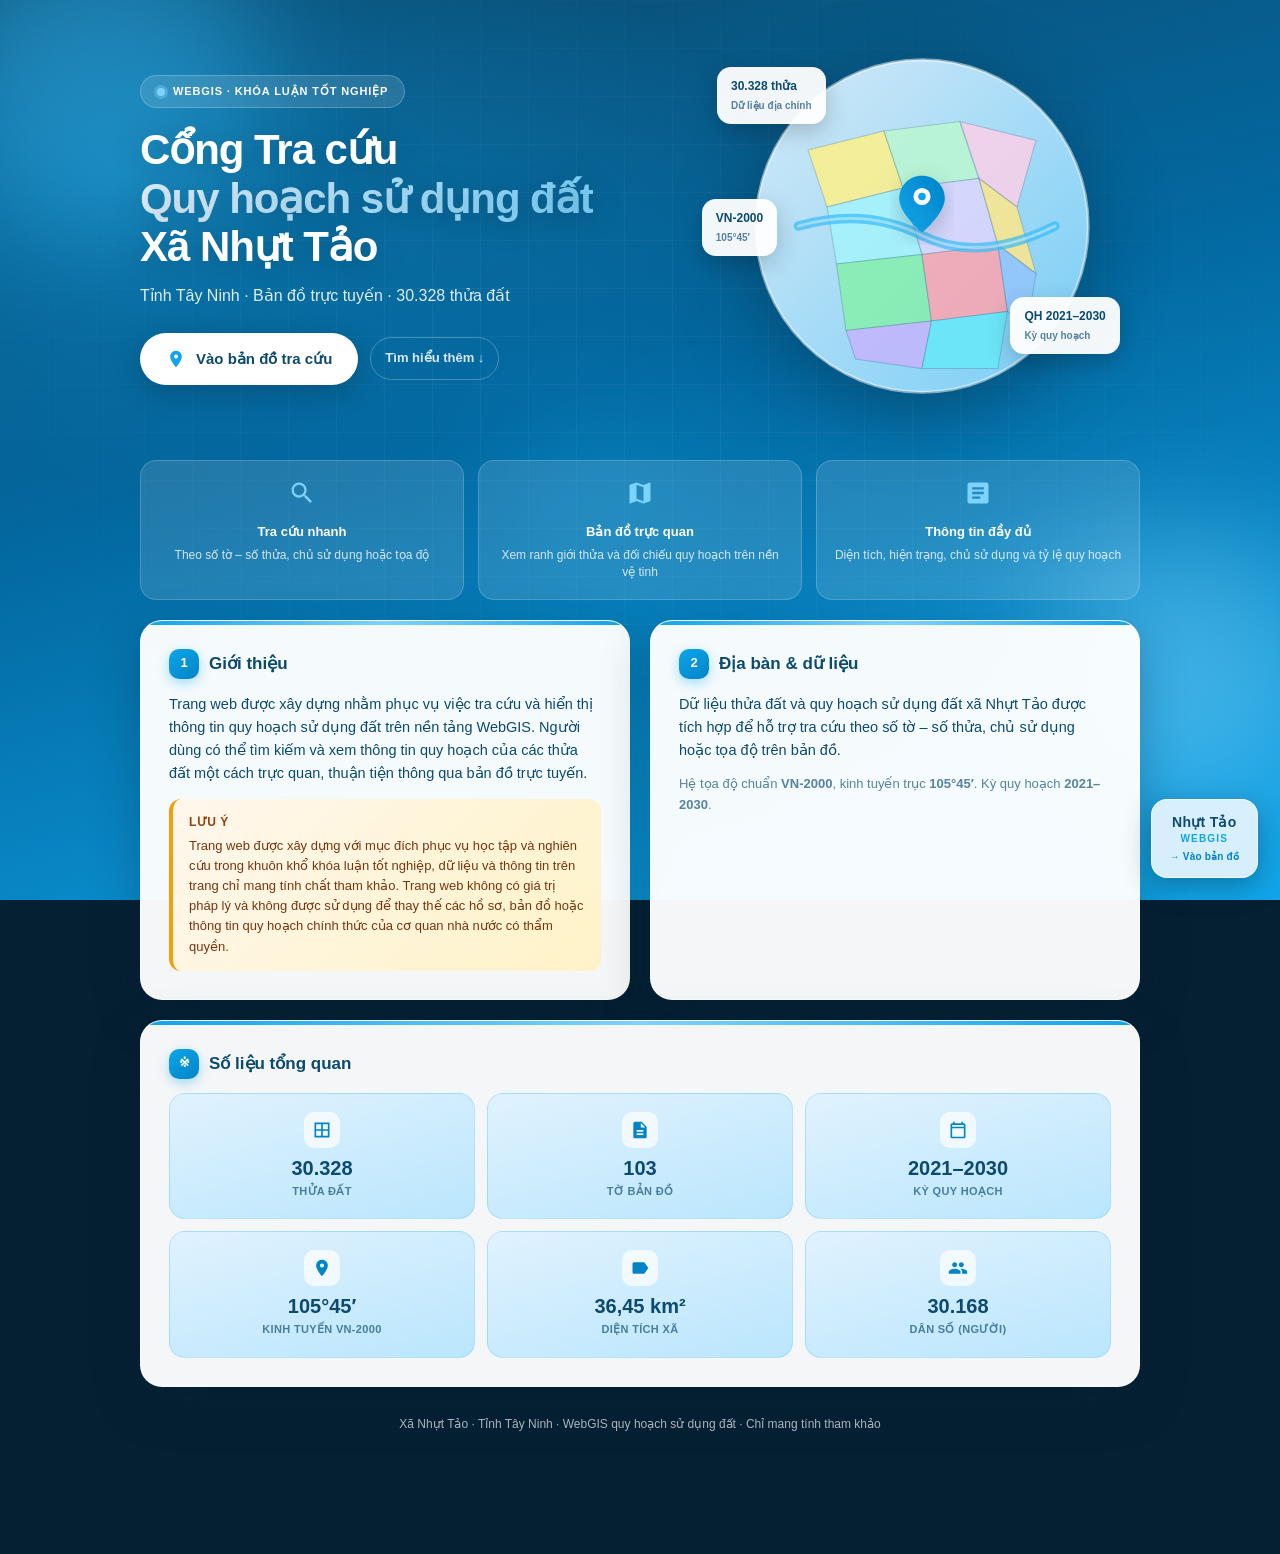
<file: webgis_nhut_tao/index.html>
<!DOCTYPE html>
<html lang="vi">
<head>
  <meta charset="UTF-8">
  <meta name="viewport" content="width=device-width, initial-scale=1">
  <meta name="description" content="WebGIS tra cứu quy hoạch sử dụng đất Xã Nhựt Tảo, Tỉnh Tây Ninh">
  <meta http-equiv="Content-Security-Policy" content="default-src 'self'; style-src 'self' 'unsafe-inline'; img-src 'self' data:; font-src 'self'; frame-ancestors 'none'; base-uri 'self'">
  <meta http-equiv="X-Content-Type-Options" content="nosniff">
  <title>WebGIS Xã Nhựt Tảo – Giới thiệu</title>
  <style>
    :root {
      --sky: #0ea5e9;
      --sky-dark: #0284c7;
      --sky-deep: #0c4a6e;
      --ink: #0c4a6e;
      --muted: rgba(12, 74, 110, 0.68);
      --font: Helvetica, Arial, sans-serif;
      --radius: 22px;
    }
    *, *::before, *::after { box-sizing: border-box; margin: 0; padding: 0; }
    html { scroll-behavior: smooth; }
    body {
      font-family: var(--font);
      color: var(--ink);
      min-height: 100vh;
      line-height: 1.6;
      -webkit-font-smoothing: antialiased;
      background: #062033;
      overflow-x: hidden;
    }
    .bg {
      position: fixed;
      inset: 0;
      z-index: 0;
      background:
        radial-gradient(ellipse 90% 60% at 10% 20%, rgba(14, 165, 233, 0.35) 0%, transparent 55%),
        radial-gradient(ellipse 70% 50% at 90% 80%, rgba(56, 189, 248, 0.2) 0%, transparent 50%),
        linear-gradient(165deg, #0c4a6e 0%, #0369a1 45%, #0ea5e9 100%);
    }
    .bg-grid {
      position: absolute;
      inset: 0;
      opacity: 0.08;
      background-image:
        linear-gradient(rgba(255,255,255,0.5) 1px, transparent 1px),
        linear-gradient(90deg, rgba(255,255,255,0.5) 1px, transparent 1px);
      background-size: 48px 48px;
      mask-image: radial-gradient(ellipse 80% 70% at 50% 40%, #000 20%, transparent 75%);
    }
    .bg-blobs { position: absolute; inset: 0; overflow: hidden; pointer-events: none; }
    .blob {
      position: absolute;
      border-radius: 50%;
      filter: blur(60px);
      opacity: 0.4;
      animation: float 18s ease-in-out infinite;
    }
    .blob-1 { width: 320px; height: 320px; background: #38bdf8; top: -80px; left: -60px; }
    .blob-2 { width: 280px; height: 280px; background: #7dd3fc; bottom: 10%; right: -40px; animation-delay: -6s; }
    .blob-3 { width: 180px; height: 180px; background: #0ea5e9; top: 45%; left: 40%; animation-delay: -12s; opacity: 0.25; }
    @keyframes float {
      0%, 100% { transform: translate(0, 0) scale(1); }
      50% { transform: translate(20px, -24px) scale(1.06); }
    }
    .page {
      position: relative;
      z-index: 1;
      max-width: 1040px;
      margin: 0 auto;
      padding: 36px 20px 120px;
    }
    .hero {
      display: grid;
      grid-template-columns: 1.1fr 0.9fr;
      gap: 32px;
      align-items: center;
      margin-bottom: 36px;
    }
    .hero-text { color: #fff; }
    .hero-badge {
      display: inline-flex;
      align-items: center;
      gap: 8px;
      background: rgba(255,255,255,0.12);
      backdrop-filter: blur(8px);
      border: 1px solid rgba(255,255,255,0.22);
      border-radius: 999px;
      padding: 7px 16px;
      font-size: 11px;
      font-weight: 700;
      letter-spacing: 0.08em;
      text-transform: uppercase;
      margin-bottom: 18px;
    }
    .hero-badge i {
      width: 8px; height: 8px;
      border-radius: 50%;
      background: #7dd3fc;
      box-shadow: 0 0 0 3px rgba(125,211,252,0.35);
      animation: pulse 2s ease-in-out infinite;
    }
    @keyframes pulse {
      0%, 100% { box-shadow: 0 0 0 3px rgba(125,211,252,0.35); }
      50% { box-shadow: 0 0 0 6px rgba(125,211,252,0.15); }
    }
    .hero h1 {
      font-size: clamp(28px, 4.5vw, 42px);
      font-weight: 800;
      line-height: 1.15;
      letter-spacing: -0.025em;
      margin-bottom: 12px;
      text-shadow: 0 4px 30px rgba(0,0,0,0.25);
    }
    .hero h1 em {
      font-style: normal;
      background: linear-gradient(90deg, #e0f2fe, #7dd3fc);
      -webkit-background-clip: text;
      background-clip: text;
      color: transparent;
    }
    .hero .sub {
      font-size: 16px;
      opacity: 0.88;
      font-weight: 500;
      margin-bottom: 24px;
    }
    .hero-actions {
      display: flex;
      flex-wrap: wrap;
      gap: 12px;
      align-items: center;
    }
    .cta {
      display: inline-flex;
      align-items: center;
      gap: 10px;
      background: #fff;
      color: var(--sky-deep);
      font-size: 15px;
      font-weight: 800;
      font-family: var(--font);
      padding: 14px 26px;
      border-radius: 999px;
      text-decoration: none;
      box-shadow: 0 8px 28px rgba(0,0,0,0.2);
      transition: transform 0.18s, box-shadow 0.18s;
    }
    .cta:hover {
      transform: translateY(-2px);
      box-shadow: 0 14px 36px rgba(0,0,0,0.28);
    }
    .cta svg { width: 20px; height: 20px; fill: var(--sky); }
    .cta-ghost {
      display: inline-flex;
      align-items: center;
      gap: 6px;
      color: rgba(255,255,255,0.85);
      font-size: 13px;
      font-weight: 600;
      text-decoration: none;
      padding: 10px 14px;
      border-radius: 999px;
      border: 1px solid rgba(255,255,255,0.25);
      transition: background 0.15s;
    }
    .cta-ghost:hover { background: rgba(255,255,255,0.1); }
    .hero-art {
      position: relative;
      display: flex;
      justify-content: center;
      align-items: center;
    }
    .art-frame {
      width: min(100%, 380px);
      aspect-ratio: 1;
      position: relative;
    }
    .art-frame svg {
      width: 100%;
      height: 100%;
      filter: drop-shadow(0 20px 40px rgba(0,0,0,0.3));
    }
    .art-float {
      position: absolute;
      background: rgba(255,255,255,0.95);
      border-radius: 14px;
      padding: 10px 14px;
      box-shadow: 0 8px 24px rgba(0,0,0,0.2);
      font-size: 12px;
      font-weight: 700;
      color: var(--sky-deep);
      animation: bob 4s ease-in-out infinite;
      white-space: nowrap;
    }
    .art-float small {
      display: block;
      font-size: 10px;
      font-weight: 600;
      color: var(--muted);
      margin-top: 2px;
    }
    .art-float.f1 { top: 8%; left: -4%; }
    .art-float.f2 { bottom: 18%; right: -2%; animation-delay: -1.5s; }
    .art-float.f3 { top: 42%; left: -8%; animation-delay: -3s; }
    @keyframes bob {
      0%, 100% { transform: translateY(0); }
      50% { transform: translateY(-8px); }
    }
    .cards {
      display: grid;
      grid-template-columns: 1fr 1fr;
      gap: 20px;
      margin-bottom: 28px;
    }
    .card {
      background: rgba(255,255,255,0.96);
      border-radius: var(--radius);
      box-shadow: 0 16px 48px rgba(6, 32, 51, 0.28);
      padding: 28px;
      border: 1px solid rgba(255,255,255,0.55);
      position: relative;
      overflow: hidden;
    }
    .card::before {
      content: "";
      position: absolute;
      top: 0; left: 0; right: 0;
      height: 4px;
      background: linear-gradient(90deg, var(--sky), #7dd3fc, var(--sky));
    }
    .card.wide { grid-column: 1 / -1; }
    .card h2 {
      font-size: 17px;
      font-weight: 800;
      color: var(--sky-deep);
      margin-bottom: 14px;
      display: flex;
      align-items: center;
      gap: 10px;
    }
    .card h2 .num {
      display: inline-flex;
      align-items: center;
      justify-content: center;
      width: 30px; height: 30px;
      border-radius: 10px;
      background: linear-gradient(145deg, var(--sky), var(--sky-dark));
      color: #fff;
      font-size: 13px;
      font-weight: 800;
      flex-shrink: 0;
      box-shadow: 0 4px 12px rgba(14, 165, 233, 0.35);
    }
    .card p {
      font-size: 14.5px;
      color: var(--ink);
      margin-bottom: 12px;
    }
    .card p:last-child { margin-bottom: 0; }
    .note {
      background: linear-gradient(135deg, #fff7ed, #fef3c7);
      border-left: 4px solid #f59e0b;
      border-radius: 12px;
      padding: 14px 16px;
      margin-top: 14px;
      font-size: 13px;
      color: #78350f;
      line-height: 1.55;
    }
    .note strong {
      display: block;
      margin-bottom: 4px;
      font-size: 12px;
      color: #92400e;
      text-transform: uppercase;
      letter-spacing: 0.04em;
    }
    .stats {
      display: grid;
      grid-template-columns: repeat(3, 1fr);
      gap: 12px;
      margin-top: 6px;
    }
    .stat {
      background: linear-gradient(165deg, #e0f2fe 0%, #bae6fd 100%);
      border-radius: 16px;
      padding: 18px 12px;
      text-align: center;
      border: 1px solid rgba(14, 165, 233, 0.18);
      transition: transform 0.15s;
    }
    .stat:hover { transform: translateY(-3px); }
    .stat .icon {
      width: 36px; height: 36px;
      margin: 0 auto 8px;
      border-radius: 10px;
      background: rgba(255,255,255,0.7);
      display: flex;
      align-items: center;
      justify-content: center;
    }
    .stat .icon svg { width: 20px; height: 20px; fill: var(--sky-dark); }
    .stat .val {
      font-size: 20px;
      font-weight: 800;
      color: var(--sky-deep);
      line-height: 1.2;
      margin-bottom: 3px;
    }
    .stat .lbl {
      font-size: 11px;
      font-weight: 600;
      color: var(--muted);
      text-transform: uppercase;
      letter-spacing: 0.03em;
    }
    .features {
      display: grid;
      grid-template-columns: repeat(3, 1fr);
      gap: 14px;
      margin-bottom: 20px;
    }
    .feat {
      background: rgba(255,255,255,0.12);
      backdrop-filter: blur(10px);
      border: 1px solid rgba(255,255,255,0.18);
      border-radius: 16px;
      padding: 18px 16px;
      color: #fff;
      text-align: center;
    }
    .feat svg {
      width: 28px; height: 28px;
      fill: #7dd3fc;
      margin-bottom: 8px;
    }
    .feat h3 { font-size: 13px; font-weight: 700; margin-bottom: 4px; }
    .feat p { font-size: 12px; opacity: 0.8; line-height: 1.4; }
    .footer-note {
      text-align: center;
      color: rgba(255,255,255,0.7);
      font-size: 12px;
      margin-top: 8px;
    }
    .logo-badge {
      position: fixed;
      bottom: 22px;
      right: 22px;
      z-index: 30;
      background: rgba(224, 242, 254, 0.96);
      border-radius: 16px;
      padding: 14px 18px;
      box-shadow: 0 8px 28px rgba(6, 32, 51, 0.35);
      border: 1px solid rgba(255, 255, 255, 0.7);
      font-size: 14px;
      font-weight: 800;
      color: var(--sky-deep);
      letter-spacing: 0.02em;
      line-height: 1.25;
      text-align: center;
      text-decoration: none;
      cursor: pointer;
      transition: transform 0.18s, box-shadow 0.18s;
    }
    .logo-badge span {
      display: block;
      font-size: 10px;
      font-weight: 700;
      color: var(--sky);
      letter-spacing: 0.12em;
      text-transform: uppercase;
      margin-top: 2px;
    }
    .logo-badge:hover {
      transform: translateY(-3px) scale(1.04);
      box-shadow: 0 14px 36px rgba(14, 165, 233, 0.45);
    }
    .logo-badge::after {
      content: "→ Vào bản đồ";
      display: block;
      font-size: 10px;
      font-weight: 600;
      color: var(--sky-dark);
      margin-top: 5px;
      letter-spacing: 0.02em;
      text-transform: none;
    }
    .fade-up {
      opacity: 0;
      transform: translateY(18px);
      animation: fadeUp 0.7s ease forwards;
    }
    .fade-up.d1 { animation-delay: 0.1s; }
    .fade-up.d2 { animation-delay: 0.2s; }
    .fade-up.d3 { animation-delay: 0.35s; }
    .fade-up.d4 { animation-delay: 0.5s; }
    @keyframes fadeUp {
      to { opacity: 1; transform: translateY(0); }
    }
    @media (max-width: 820px) {
      .hero { grid-template-columns: 1fr; text-align: center; }
      .hero-actions { justify-content: center; }
      .hero-art { order: -1; max-width: 280px; margin: 0 auto; }
      .art-float.f3 { display: none; }
      .cards { grid-template-columns: 1fr; }
      .stats { grid-template-columns: repeat(2, 1fr); }
      .features { grid-template-columns: 1fr; }
    }
    @media (max-width: 480px) {
      .page { padding: 24px 14px 110px; }
      .card { padding: 20px 16px; }
    }
    @media (prefers-reduced-motion: reduce) {
      .blob, .art-float, .fade-up { animation: none !important; opacity: 1; transform: none; }
    }
  </style>
</head>
<body>
  <div class="bg" aria-hidden="true">
    <div class="bg-grid"></div>
    <div class="bg-blobs">
      <div class="blob blob-1"></div>
      <div class="blob blob-2"></div>
      <div class="blob blob-3"></div>
    </div>
  </div>

  <div class="page">
    <section class="hero">
      <div class="hero-text fade-up">
        <div class="hero-badge"><i></i> WebGIS · Khóa luận tốt nghiệp</div>
        <h1>Cổng Tra cứu<br><em>Quy hoạch sử dụng đất</em><br>Xã Nhựt Tảo</h1>
        <p class="sub">Tỉnh Tây Ninh · Bản đồ trực tuyến · 30.328 thửa đất</p>
        <div class="hero-actions">
          <a class="cta" href="map.html">
            <svg viewBox="0 0 24 24"><path d="M12 2C8.13 2 5 5.13 5 9c0 5.25 7 13 7 13s7-7.75 7-13c0-3.87-3.13-7-7-7zm0 9.5a2.5 2.5 0 110-5 2.5 2.5 0 010 5z"/></svg>
            Vào bản đồ tra cứu
          </a>
          <a class="cta-ghost" href="#gioi-thieu">Tìm hiểu thêm ↓</a>
        </div>
      </div>

      <div class="hero-art fade-up d1">
        <div class="art-frame">
          <svg viewBox="0 0 400 400" xmlns="http://www.w3.org/2000/svg" role="img" aria-label="Minh họa bản đồ">
            <defs>
              <linearGradient id="g1" x1="0%" y1="0%" x2="100%" y2="100%">
                <stop offset="0%" stop-color="#e0f2fe"/>
                <stop offset="100%" stop-color="#7dd3fc"/>
              </linearGradient>
              <linearGradient id="g2" x1="0%" y1="100%" x2="100%" y2="0%">
                <stop offset="0%" stop-color="#0ea5e9"/>
                <stop offset="100%" stop-color="#0284c7"/>
              </linearGradient>
              <filter id="s" x="-20%" y="-20%" width="140%" height="140%">
                <feDropShadow dx="0" dy="8" stdDeviation="12" flood-opacity="0.2"/>
              </filter>
            </defs>
            <circle cx="200" cy="200" r="175" fill="url(#g1)" opacity="0.95"/>
            <circle cx="200" cy="200" r="175" fill="none" stroke="#fff" stroke-width="3" opacity="0.5"/>
            <g opacity="0.85" stroke="#0c4a6e" stroke-width="1.2" stroke-opacity="0.25">
              <path d="M80 120 L160 100 L180 160 L100 180 Z" fill="#fef08a"/>
              <path d="M160 100 L240 90 L260 150 L180 160 Z" fill="#bbf7d0"/>
              <path d="M240 90 L320 110 L300 180 L260 150 Z" fill="#fbcfe8"/>
              <path d="M100 180 L180 160 L200 230 L110 240 Z" fill="#a5f3fc"/>
              <path d="M180 160 L260 150 L280 220 L200 230 Z" fill="#ddd6fe"/>
              <path d="M260 150 L300 180 L320 250 L280 220 Z" fill="#fde68a"/>
              <path d="M110 240 L200 230 L210 300 L120 310 Z" fill="#86efac"/>
              <path d="M200 230 L280 220 L290 290 L210 300 Z" fill="#fda4af"/>
              <path d="M280 220 L320 250 L310 310 L290 290 Z" fill="#93c5fd"/>
              <path d="M120 310 L210 300 L200 350 L130 340 Z" fill="#c4b5fd"/>
              <path d="M210 300 L290 290 L280 350 L200 350 Z" fill="#67e8f9"/>
            </g>
            <path d="M70 200 Q140 180 200 210 T340 200" fill="none" stroke="#38bdf8" stroke-width="10" stroke-linecap="round" opacity="0.7"/>
            <path d="M70 200 Q140 180 200 210 T340 200" fill="none" stroke="#fff" stroke-width="3" stroke-linecap="round" opacity="0.4"/>
            <g filter="url(#s)" transform="translate(200,175)">
              <path d="M0 -28 C-14 -28 -24 -17 -24 -4 C-24 12 0 32 0 32 S24 12 24 -4 C24 -17 14 -28 0 -28Z" fill="url(#g2)"/>
              <circle cx="0" cy="-6" r="9" fill="#fff"/>
              <circle cx="0" cy="-6" r="4" fill="#0ea5e9"/>
            </g>
          </svg>
          <div class="art-float f1">30.328 thửa<small>Dữ liệu địa chính</small></div>
          <div class="art-float f2">QH 2021–2030<small>Kỳ quy hoạch</small></div>
          <div class="art-float f3">VN-2000<small>105°45′</small></div>
        </div>
      </div>
    </section>

    <div class="features fade-up d2">
      <div class="feat">
        <svg viewBox="0 0 24 24"><path d="M15.5 14h-.79l-.28-.27A6.47 6.47 0 0016 9.5 6.5 6.5 0 109.5 16c1.61 0 3.09-.59 4.23-1.57l.27.28v.79l5 4.99L20.49 19l-4.99-5zm-6 0C7.01 14 5 11.99 5 9.5S7.01 5 9.5 5 14 7.01 14 9.5 11.99 14 9.5 14z"/></svg>
        <h3>Tra cứu nhanh</h3>
        <p>Theo số tờ – số thửa, chủ sử dụng hoặc tọa độ</p>
      </div>
      <div class="feat">
        <svg viewBox="0 0 24 24"><path d="M20.5 3l-.16.03L15 5.1 9 3 3.36 4.9c-.21.07-.36.25-.36.48V20.5c0 .28.22.5.5.5l.16-.03L9 18.9l6 2.1 5.64-1.9c.21-.07.36-.25.36-.48V3.5c0-.28-.22-.5-.5-.5zM15 19l-6-2.11V5l6 2.11V19z"/></svg>
        <h3>Bản đồ trực quan</h3>
        <p>Xem ranh giới thửa và đối chiếu quy hoạch trên nền vệ tinh</p>
      </div>
      <div class="feat">
        <svg viewBox="0 0 24 24"><path d="M19 3H5c-1.1 0-2 .9-2 2v14c0 1.1.9 2 2 2h14c1.1 0 2-.9 2-2V5c0-1.1-.9-2-2-2zm-5 14H7v-2h7v2zm3-4H7v-2h10v2zm0-4H7V7h10v2z"/></svg>
        <h3>Thông tin đầy đủ</h3>
        <p>Diện tích, hiện trạng, chủ sử dụng và tỷ lệ quy hoạch</p>
      </div>
    </div>

    <div class="cards" id="gioi-thieu">
      <div class="card fade-up d3">
        <h2><span class="num">1</span> Giới thiệu</h2>
        <p>
          Trang web được xây dựng nhằm phục vụ việc tra cứu và hiển thị thông tin quy hoạch sử dụng đất trên nền tảng WebGIS. Người dùng có thể tìm kiếm và xem thông tin quy hoạch của các thửa đất một cách trực quan, thuận tiện thông qua bản đồ trực tuyến.
        </p>
        <div class="note">
          <strong>Lưu ý</strong>
          Trang web được xây dựng với mục đích phục vụ học tập và nghiên cứu trong khuôn khổ khóa luận tốt nghiệp, dữ liệu và thông tin trên trang chỉ mang tính chất tham khảo. Trang web không có giá trị pháp lý và không được sử dụng để thay thế các hồ sơ, bản đồ hoặc thông tin quy hoạch chính thức của cơ quan nhà nước có thẩm quyền.
        </div>
      </div>

      <div class="card fade-up d3">
        <h2><span class="num">2</span> Địa bàn &amp; dữ liệu</h2>
        <p>
          Dữ liệu thửa đất và quy hoạch sử dụng đất xã Nhựt Tảo được tích hợp để hỗ trợ tra cứu theo số tờ – số thửa, chủ sử dụng hoặc tọa độ trên bản đồ.
        </p>
        <p style="font-size:13px;color:var(--muted);margin-top:8px">
          Hệ tọa độ chuẩn <strong>VN-2000</strong>, kinh tuyến trục <strong>105°45′</strong>. Kỳ quy hoạch <strong>2021–2030</strong>.
        </p>
      </div>

      <div class="card wide fade-up d4">
        <h2><span class="num">※</span> Số liệu tổng quan</h2>
        <div class="stats">
          <div class="stat">
            <div class="icon"><svg viewBox="0 0 24 24"><path d="M3 3v18h18V3H3zm8 16H5v-6h6v6zm0-8H5V5h6v6zm8 8h-6v-6h6v6zm0-8h-6V5h6v6z"/></svg></div>
            <div class="val">30.328</div>
            <div class="lbl">Thửa đất</div>
          </div>
          <div class="stat">
            <div class="icon"><svg viewBox="0 0 24 24"><path d="M14 2H6c-1.1 0-2 .9-2 2v16c0 1.1.9 2 2 2h12c1.1 0 2-.9 2-2V8l-6-6zm2 16H8v-2h8v2zm0-4H8v-2h8v2zm-3-5V3.5L18.5 9H13z"/></svg></div>
            <div class="val">103</div>
            <div class="lbl">Tờ bản đồ</div>
          </div>
          <div class="stat">
            <div class="icon"><svg viewBox="0 0 24 24"><path d="M19 4h-1V2h-2v2H8V2H6v2H5c-1.11 0-1.99.9-1.99 2L3 20a2 2 0 002 2h14c1.1 0 2-.9 2-2V6c0-1.1-.9-2-2-2zm0 16H5V10h14v10zm0-12H5V6h14v2z"/></svg></div>
            <div class="val">2021–2030</div>
            <div class="lbl">Kỳ quy hoạch</div>
          </div>
          <div class="stat">
            <div class="icon"><svg viewBox="0 0 24 24"><path d="M12 2C8.13 2 5 5.13 5 9c0 5.25 7 13 7 13s7-7.75 7-13c0-3.87-3.13-7-7-7zm0 9.5a2.5 2.5 0 110-5 2.5 2.5 0 010 5z"/></svg></div>
            <div class="val">105°45′</div>
            <div class="lbl">Kinh tuyến VN-2000</div>
          </div>
          <div class="stat">
            <div class="icon"><svg viewBox="0 0 24 24"><path d="M17.63 5.84C17.27 5.33 16.67 5 16 5L5 5.01C3.9 5.01 3 5.9 3 7v10c0 1.1.9 1.99 2 1.99L16 19c.67 0 1.27-.33 1.63-.84L22 12l-4.37-6.16z"/></svg></div>
            <div class="val">36,45 km²</div>
            <div class="lbl">Diện tích xã</div>
          </div>
          <div class="stat">
            <div class="icon"><svg viewBox="0 0 24 24"><path d="M16 11c1.66 0 2.99-1.34 2.99-3S17.66 5 16 5s-3 1.34-3 3 1.34 3 3 3zm-8 0c1.66 0 2.99-1.34 2.99-3S9.66 5 8 5 5 6.34 5 8s1.34 3 3 3zm0 2c-2.33 0-7 1.17-7 3.5V19h14v-2.5c0-2.33-4.67-3.5-7-3.5zm8 0c-.29 0-.62.02-.97.05 1.16.84 1.97 1.97 1.97 3.45V19h6v-2.5c0-2.33-4.67-3.5-7-3.5z"/></svg></div>
            <div class="val">30.168</div>
            <div class="lbl">Dân số (người)</div>
          </div>
        </div>
      </div>
    </div>

    <p class="footer-note">Xã Nhựt Tảo · Tỉnh Tây Ninh · WebGIS quy hoạch sử dụng đất · Chỉ mang tính tham khảo</p>
  </div>

  <a class="logo-badge" href="map.html" title="Vào bản đồ tra cứu">
    Nhựt Tảo
    <span>WebGIS</span>
  </a>
</body>
</html>
</file>
